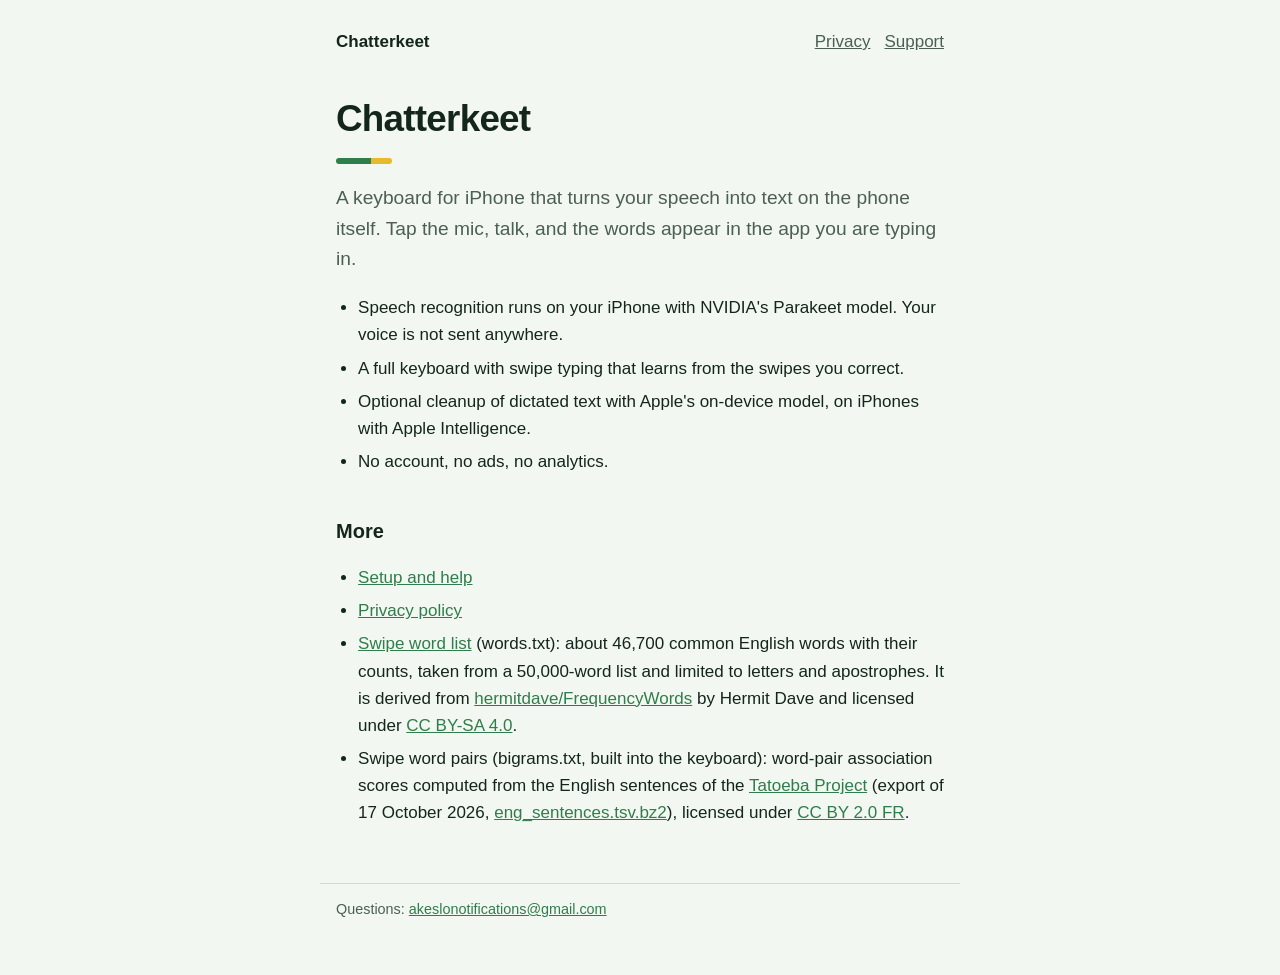
<file: index.html>
<!doctype html>
<html lang="en">
<head>
<meta charset="utf-8">
<meta name="viewport" content="width=device-width, initial-scale=1">
<meta name="color-scheme" content="light dark">
<title>Chatterkeet</title>
<link rel="stylesheet" href="style.css">
</head>
<body>
<header><a class="home" href="index.html">Chatterkeet</a>
<nav><a href="privacy.html">Privacy</a><a href="support.html">Support</a></nav></header>
<main>
<h1>Chatterkeet</h1>
<p class="lede">A keyboard for iPhone that turns your speech into text on the phone itself. Tap the mic, talk, and the words appear in the app you are typing in.</p>
<ul>
<li>Speech recognition runs on your iPhone with NVIDIA's Parakeet model. Your voice is not sent anywhere.</li>
<li>A full keyboard with swipe typing that learns from the swipes you correct.</li>
<li>Optional cleanup of dictated text with Apple's on-device model, on iPhones with Apple Intelligence.</li>
<li>No account, no ads, no analytics.</li>
</ul>
<h2>More</h2>
<ul>
<li><a href="support.html">Setup and help</a></li>
<li><a href="privacy.html">Privacy policy</a></li>
<li><a href="words.txt">Swipe word list</a> (words.txt): about 46,700 common English words with their counts, taken from a 50,000-word list and limited to letters and apostrophes. It is derived from <a href="https://github.com/hermitdave/FrequencyWords">hermitdave/FrequencyWords</a> by Hermit Dave and licensed under <a href="https://creativecommons.org/licenses/by-sa/4.0/">CC BY-SA 4.0</a>.</li>
<li>Swipe word pairs (bigrams.txt, built into the keyboard): word-pair association scores computed from the English sentences of the <a href="https://tatoeba.org">Tatoeba Project</a> (export of 17 October 2026, <a href="https://downloads.tatoeba.org/exports/per_language/eng/eng_sentences.tsv.bz2">eng_sentences.tsv.bz2</a>), licensed under <a href="https://creativecommons.org/licenses/by/2.0/fr/">CC BY 2.0 FR</a>.</li>
</ul>
</main>
<footer><p>Questions: <a href="mailto:akeslonotifications@gmail.com">akeslonotifications@gmail.com</a></p></footer>
</body>
</html>
</file>
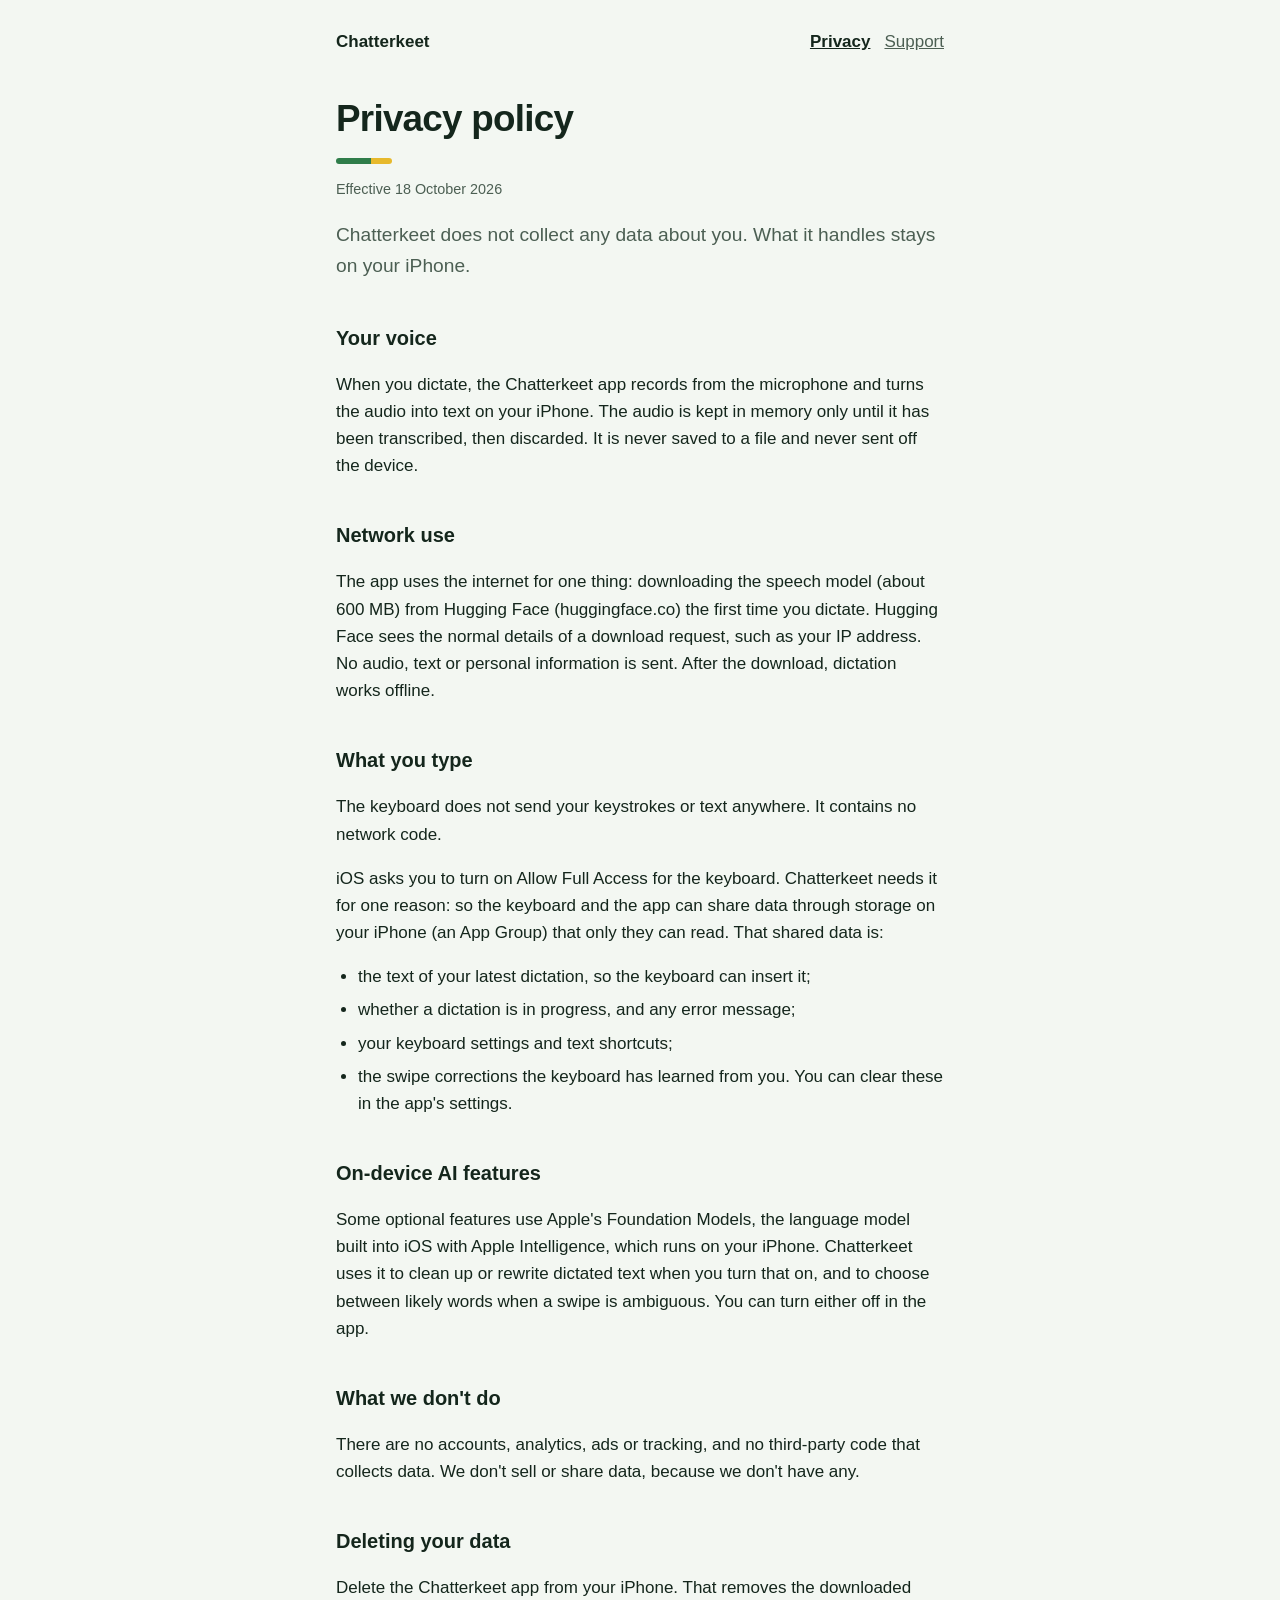
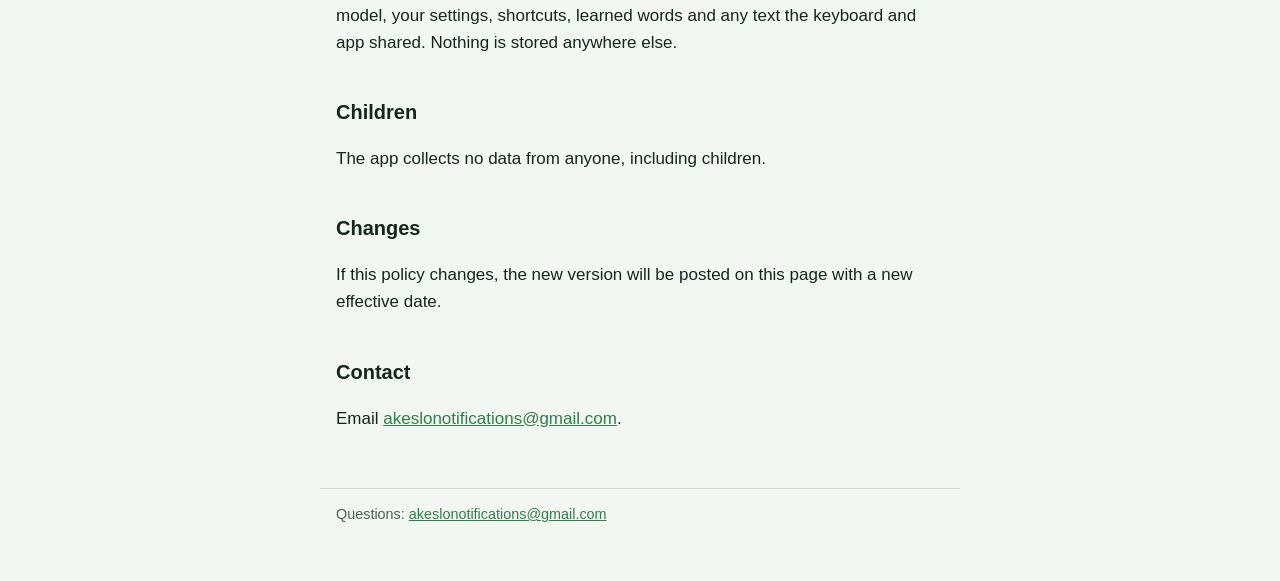
<file: privacy.html>
<!doctype html>
<html lang="en">
<head>
<meta charset="utf-8">
<meta name="viewport" content="width=device-width, initial-scale=1">
<meta name="color-scheme" content="light dark">
<title>Privacy Policy – Chatterkeet</title>
<link rel="stylesheet" href="style.css">
</head>
<body>
<header><a class="home" href="index.html">Chatterkeet</a>
<nav><a href="privacy.html" aria-current="page">Privacy</a><a href="support.html">Support</a></nav></header>
<main>
<h1>Privacy policy</h1>
<p class="meta">Effective 18 October 2026</p>
<p class="lede">Chatterkeet does not collect any data about you. What it handles stays on your iPhone.</p>

<h2>Your voice</h2>
<p>When you dictate, the Chatterkeet app records from the microphone and turns the audio into text on your iPhone. The audio is kept in memory only until it has been transcribed, then discarded. It is never saved to a file and never sent off the device.</p>

<h2>Network use</h2>
<p>The app uses the internet for one thing: downloading the speech model (about 600 MB) from Hugging Face (huggingface.co) the first time you dictate. Hugging Face sees the normal details of a download request, such as your IP address. No audio, text or personal information is sent. After the download, dictation works offline.</p>

<h2>What you type</h2>
<p>The keyboard does not send your keystrokes or text anywhere. It contains no network code.</p>
<p>iOS asks you to turn on Allow Full Access for the keyboard. Chatterkeet needs it for one reason: so the keyboard and the app can share data through storage on your iPhone (an App Group) that only they can read. That shared data is:</p>
<ul>
<li>the text of your latest dictation, so the keyboard can insert it;</li>
<li>whether a dictation is in progress, and any error message;</li>
<li>your keyboard settings and text shortcuts;</li>
<li>the swipe corrections the keyboard has learned from you. You can clear these in the app's settings.</li>
</ul>

<h2>On-device AI features</h2>
<p>Some optional features use Apple's Foundation Models, the language model built into iOS with Apple Intelligence, which runs on your iPhone. Chatterkeet uses it to clean up or rewrite dictated text when you turn that on, and to choose between likely words when a swipe is ambiguous. You can turn either off in the app.</p>

<h2>What we don't do</h2>
<p>There are no accounts, analytics, ads or tracking, and no third-party code that collects data. We don't sell or share data, because we don't have any.</p>

<h2>Deleting your data</h2>
<p>Delete the Chatterkeet app from your iPhone. That removes the downloaded model, your settings, shortcuts, learned words and any text the keyboard and app shared. Nothing is stored anywhere else.</p>

<h2>Children</h2>
<p>The app collects no data from anyone, including children.</p>

<h2>Changes</h2>
<p>If this policy changes, the new version will be posted on this page with a new effective date.</p>

<h2>Contact</h2>
<p>Email <a href="mailto:akeslonotifications@gmail.com">akeslonotifications@gmail.com</a>.</p>
</main>
<footer><p>Questions: <a href="mailto:akeslonotifications@gmail.com">akeslonotifications@gmail.com</a></p></footer>
</body>
</html>
</file>
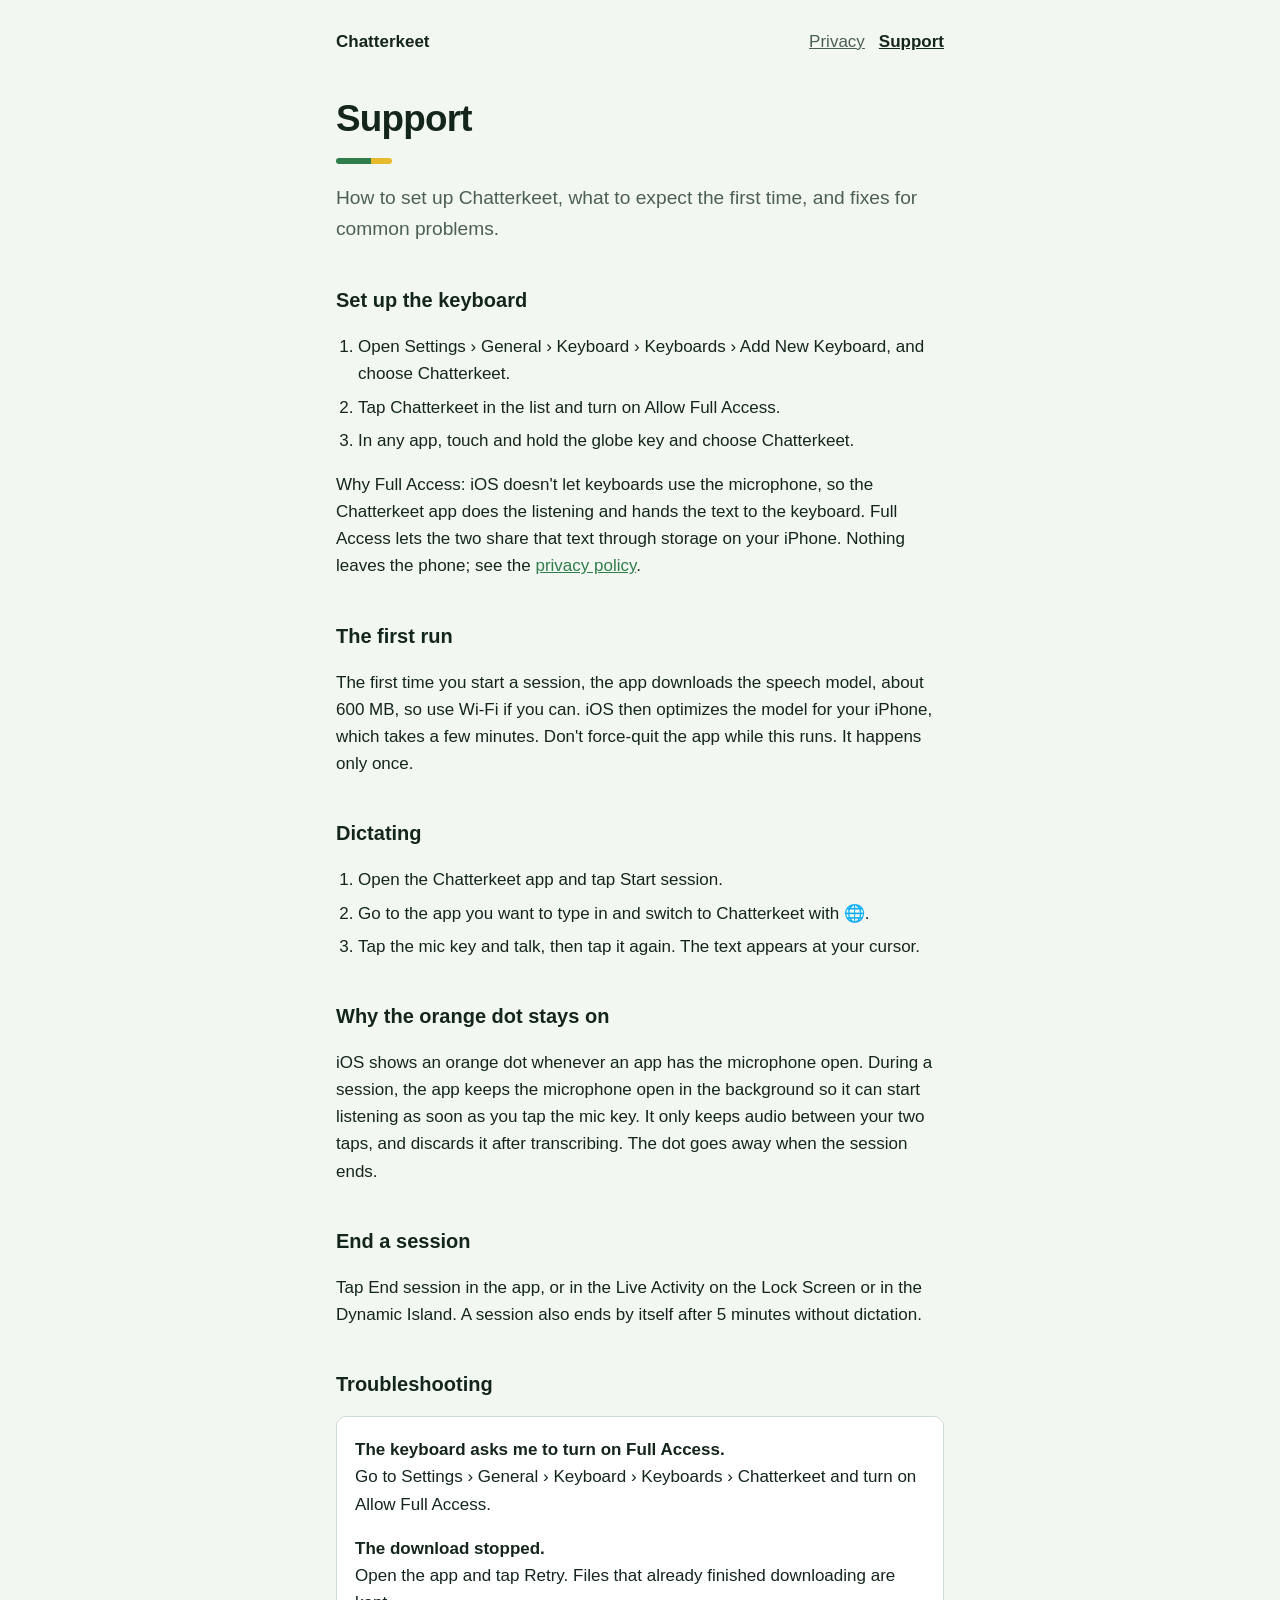
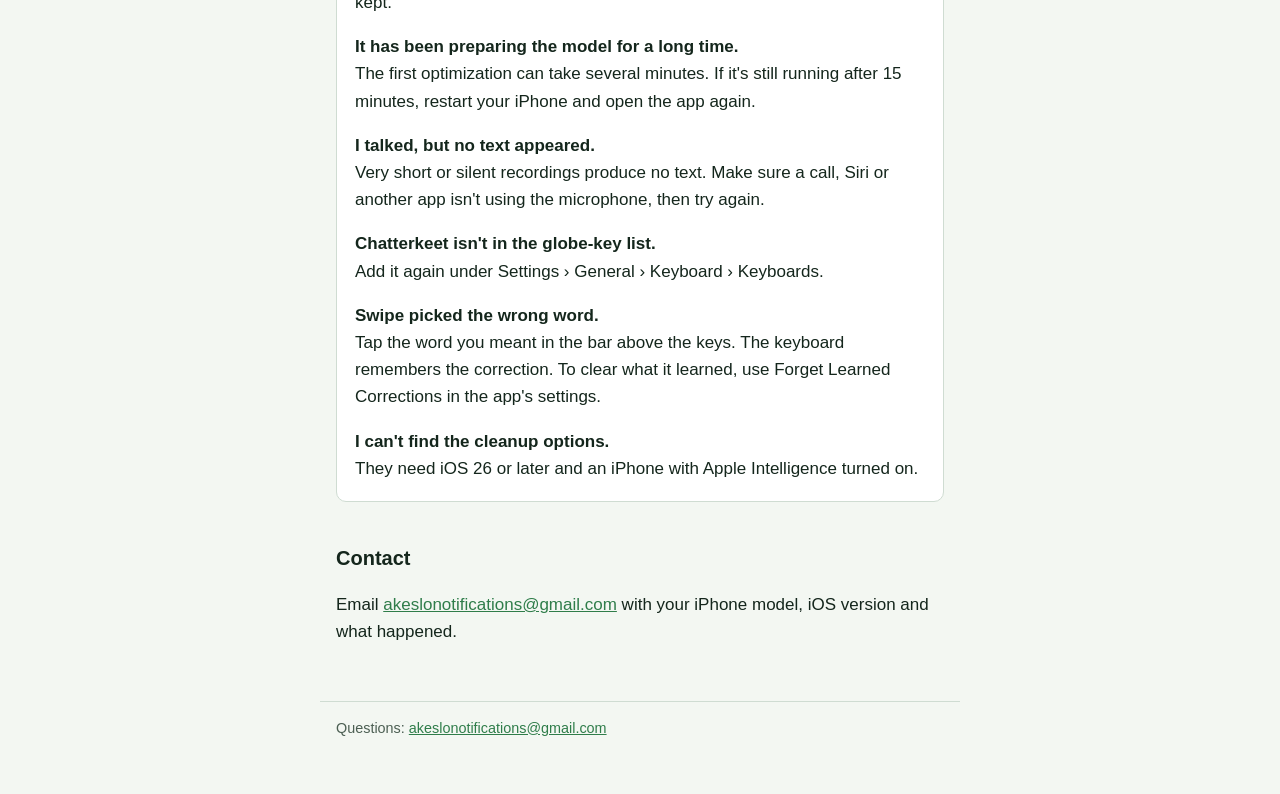
<file: support.html>
<!doctype html>
<html lang="en">
<head>
<meta charset="utf-8">
<meta name="viewport" content="width=device-width, initial-scale=1">
<meta name="color-scheme" content="light dark">
<title>Support – Chatterkeet</title>
<link rel="stylesheet" href="style.css">
</head>
<body>
<header><a class="home" href="index.html">Chatterkeet</a>
<nav><a href="privacy.html">Privacy</a><a href="support.html" aria-current="page">Support</a></nav></header>
<main>
<h1>Support</h1>
<p class="lede">How to set up Chatterkeet, what to expect the first time, and fixes for common problems.</p>

<h2>Set up the keyboard</h2>
<ol>
<li>Open Settings › General › Keyboard › Keyboards › Add New Keyboard, and choose Chatterkeet.</li>
<li>Tap Chatterkeet in the list and turn on Allow Full Access.</li>
<li>In any app, touch and hold the globe key and choose Chatterkeet.</li>
</ol>
<p>Why Full Access: iOS doesn't let keyboards use the microphone, so the Chatterkeet app does the listening and hands the text to the keyboard. Full Access lets the two share that text through storage on your iPhone. Nothing leaves the phone; see the <a href="privacy.html">privacy policy</a>.</p>

<h2>The first run</h2>
<p>The first time you start a session, the app downloads the speech model, about 600 MB, so use Wi-Fi if you can. iOS then optimizes the model for your iPhone, which takes a few minutes. Don't force-quit the app while this runs. It happens only once.</p>

<h2>Dictating</h2>
<ol>
<li>Open the Chatterkeet app and tap Start session.</li>
<li>Go to the app you want to type in and switch to Chatterkeet with 🌐.</li>
<li>Tap the mic key and talk, then tap it again. The text appears at your cursor.</li>
</ol>

<h2>Why the orange dot stays on</h2>
<p>iOS shows an orange dot whenever an app has the microphone open. During a session, the app keeps the microphone open in the background so it can start listening as soon as you tap the mic key. It only keeps audio between your two taps, and discards it after transcribing. The dot goes away when the session ends.</p>

<h2>End a session</h2>
<p>Tap End session in the app, or in the Live Activity on the Lock Screen or in the Dynamic Island. A session also ends by itself after 5 minutes without dictation.</p>

<h2>Troubleshooting</h2>
<div class="box">
<p><strong>The keyboard asks me to turn on Full Access.</strong><br>Go to Settings › General › Keyboard › Keyboards › Chatterkeet and turn on Allow Full Access.</p>
<p><strong>The download stopped.</strong><br>Open the app and tap Retry. Files that already finished downloading are kept.</p>
<p><strong>It has been preparing the model for a long time.</strong><br>The first optimization can take several minutes. If it's still running after 15 minutes, restart your iPhone and open the app again.</p>
<p><strong>I talked, but no text appeared.</strong><br>Very short or silent recordings produce no text. Make sure a call, Siri or another app isn't using the microphone, then try again.</p>
<p><strong>Chatterkeet isn't in the globe-key list.</strong><br>Add it again under Settings › General › Keyboard › Keyboards.</p>
<p><strong>Swipe picked the wrong word.</strong><br>Tap the word you meant in the bar above the keys. The keyboard remembers the correction. To clear what it learned, use Forget Learned Corrections in the app's settings.</p>
<p><strong>I can't find the cleanup options.</strong><br>They need iOS 26 or later and an iPhone with Apple Intelligence turned on.</p>
</div>

<h2>Contact</h2>
<p>Email <a href="mailto:akeslonotifications@gmail.com">akeslonotifications@gmail.com</a> with your iPhone model, iOS version and what happened.</p>
</main>
<footer><p>Questions: <a href="mailto:akeslonotifications@gmail.com">akeslonotifications@gmail.com</a></p></footer>
</body>
</html>
</file>
<file: style.css>
:root{--bg:#f3f7f2;--ink:#14261c;--soft:#4c5f53;--line:#cfdcd2;--accent:#2f7d4a;--wing:#e7b92c;--panel:#fff}
@media (prefers-color-scheme:dark){:root{--bg:#0f1a14;--ink:#e4efe6;--soft:#a3b8a9;--line:#2a3b30;--accent:#7fd197;--wing:#f0c94a;--panel:#16241b}}
*{box-sizing:border-box}
html{-webkit-text-size-adjust:100%}
body{margin:0;background:var(--bg);color:var(--ink);font:17px/1.6 -apple-system,BlinkMacSystemFont,"Segoe UI",Roboto,Helvetica,Arial,sans-serif}
main,header,footer{max-width:40rem;margin:0 auto;padding:0 16px}
header{padding-top:28px;display:flex;gap:8px 16px;align-items:baseline;flex-wrap:wrap}
header .home{font-weight:700;color:var(--ink);text-decoration:none;margin-right:auto}
nav a{color:var(--soft);margin-left:14px}
nav a[aria-current]{color:var(--ink);font-weight:600}
h1{font-size:2.3rem;line-height:1.1;letter-spacing:-.02em;margin:44px 0 12px}
h1::after{content:"";display:block;width:56px;height:6px;margin-top:18px;border-radius:3px;background:linear-gradient(90deg,var(--accent) 0 62%,var(--wing) 62%)}
h2{font-size:1.25rem;margin:40px 0 8px}
.lede{font-size:1.2rem;color:var(--soft)}
.meta{color:var(--soft);font-size:.9rem}
a{color:var(--accent)}
a:focus-visible{outline:2px solid var(--accent);outline-offset:2px}
ol,ul{padding-left:1.3em}
li{margin:.35em 0}
.box{background:var(--panel);border:1px solid var(--line);border-radius:10px;padding:2px 18px;margin:16px 0}
footer{margin-top:56px;padding-bottom:40px;border-top:1px solid var(--line);color:var(--soft);font-size:.9rem}
</file>
